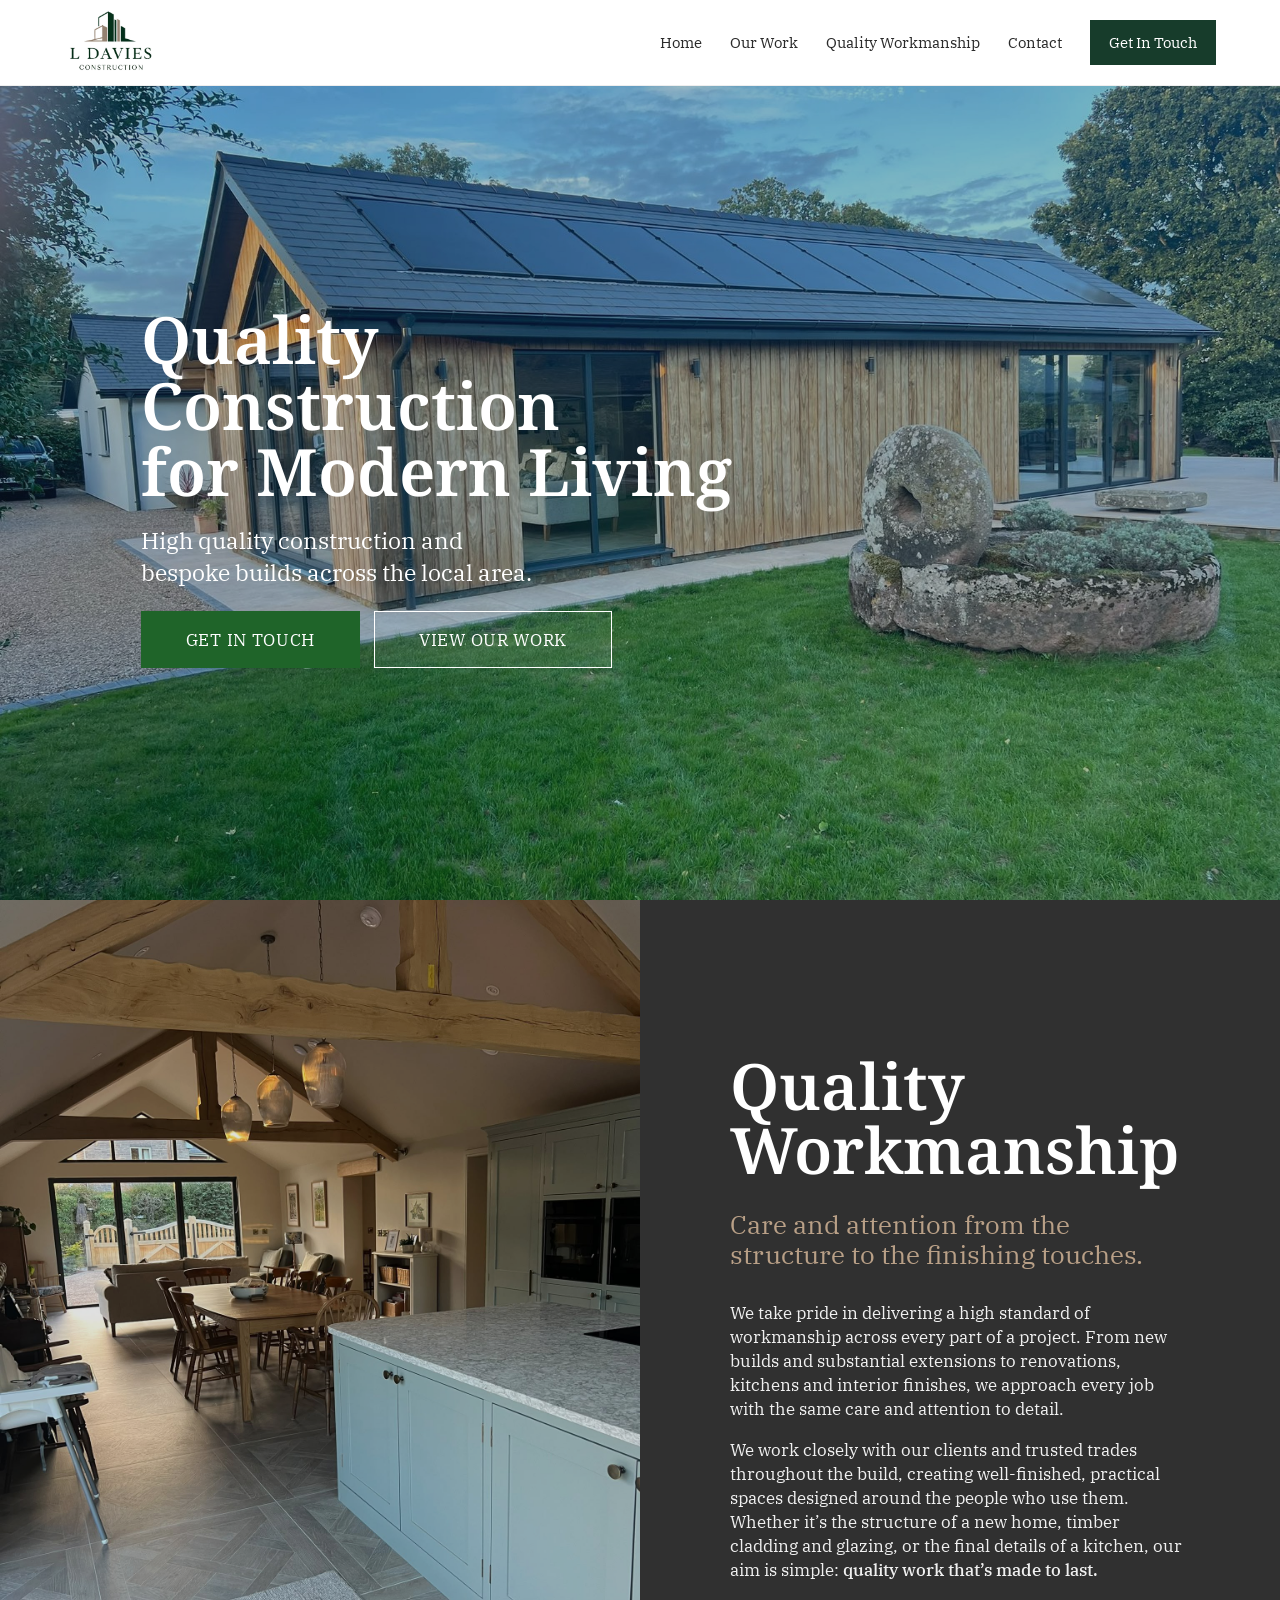
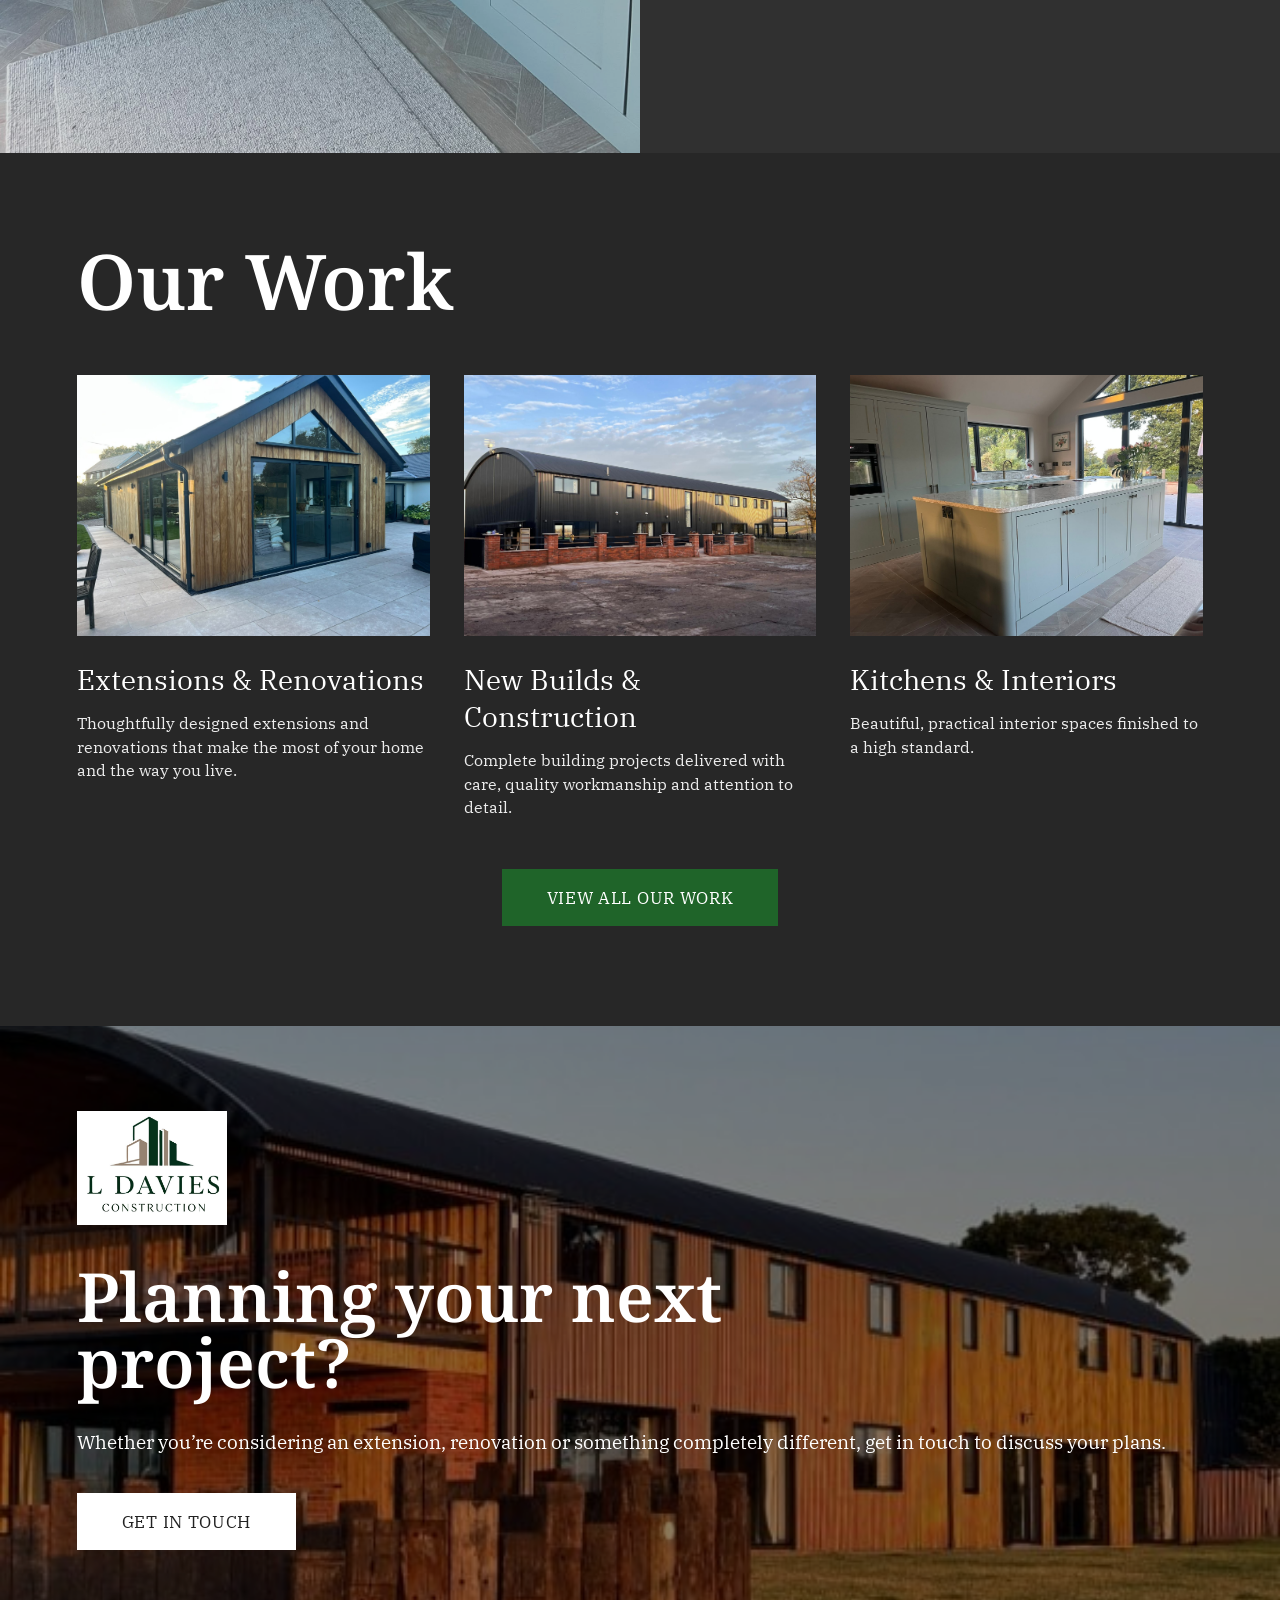
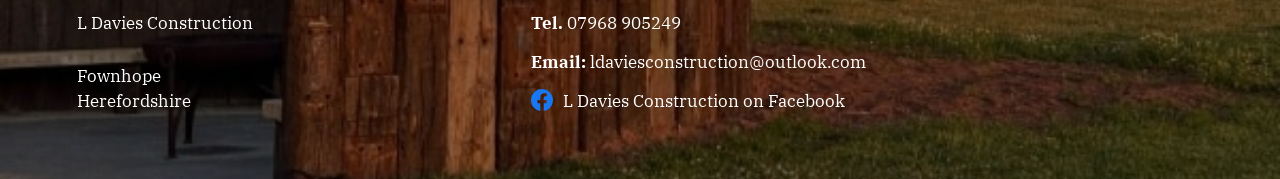
<file: index.html>
<!doctype html>
<html lang="en-GB">
<head>
  <meta charset="utf-8">
  <meta name="viewport" content="width=device-width, initial-scale=1">
  <title>L Davies Construction | Fownhope, Herefordshire</title>
  <meta name="description" content="L Davies Construction. Quality construction, extensions, renovations and interiors across Herefordshire.">
  <meta name="theme-color" content="#252525">
  <link rel="icon" href="assets/logo.jpg">
  <link rel="stylesheet" href="site.css?v=20260911-1">
  <style>
.work-link{display:block;color:inherit;text-decoration:none}
.work-link:hover h3{text-decoration:underline;text-underline-offset:4px}
.work-all-link{text-align:center;margin-top:34px}
  </style>
</head>
<body>

<header class="topbar">
  <a class="top-logo" href="#home" aria-label="L Davies Construction home">
    <img src="assets/logo.jpg" alt="L Davies Construction">
  </a>
  <button class="menu-toggle" aria-expanded="false" aria-controls="main-nav">Menu</button>
  <nav id="main-nav" class="main-nav" aria-label="Main navigation">
    <a href="#home">Home</a>
    <a href="work.html">Our Work</a>
    <a href="#quality">Quality Workmanship</a>
    <a href="#contact">Contact</a>
    <a class="top-contact" href="mailto:ldaviesconstruction@outlook.com?subject=Website%20Enquiry%20-%20L%20Davies%20Construction">Get In Touch</a>
  </nav>
</header>

<main>
  <section id="home" class="hero">
    <img class="hero-bg" src="assets/extension-side.jpg" alt="Timber-clad extension by L Davies Construction">
    <div class="hero-shade"></div>
    <div class="hero-copy">
      <h1>Quality<br>Construction<br>for Modern Living</h1>
      <p>High quality construction and<br>bespoke builds across the local area.</p>
      <div class="hero-buttons">
        <a class="btn btn-green" href="mailto:ldaviesconstruction@outlook.com?subject=Website%20Enquiry%20-%20L%20Davies%20Construction">Get In Touch</a>
        <a class="btn btn-outline" href="work.html">View Our Work</a>
      </div>
    </div>
  </section>

  <section id="quality" class="quality">
    <div class="quality-photo">
      <img src="assets/kitchen-wide.jpg" alt="Finished kitchen by L Davies Construction">
      <div class="quality-photo-shade"></div>
    </div>
    <div class="quality-text">
      <h2>Quality Workmanship</h2>
      <h3>Care and attention from the structure to the finishing touches.</h3>
      <p>We take pride in delivering a high standard of workmanship across every part of a project. From new builds and substantial extensions to renovations, kitchens and interior finishes, we approach every job with the same care and attention to detail.</p>
      <p>We work closely with our clients and trusted trades throughout the build, creating well-finished, practical spaces designed around the people who use them. Whether it’s the structure of a new home, timber cladding and glazing, or the final details of a kitchen, our aim is simple: <strong>quality work that’s made to last.</strong></p>
    </div>
  </section>

  <section id="work" class="our-work">
    <div class="section-wrap">
      <h2>Our Work</h2>
      <div class="work-columns">
        <a class="work-item work-link" href="work.html?filter=extensions" aria-label="View Extensions and Renovations projects">
          <img src="assets/extension-front.jpg" alt="Completed extension and renovation">
          <h3>Extensions &amp; Renovations</h3>
          <p>Thoughtfully designed extensions and renovations that make the most of your home and the way you live.</p>
        </a>
        <a class="work-item work-link" href="work.html?filter=new-builds" aria-label="View New Builds and Construction projects">
          <img src="assets/trevern-black.jpg" alt="Completed new build construction project">
          <h3>New Builds &amp; Construction</h3>
          <p>Complete building projects delivered with care, quality workmanship and attention to detail.</p>
        </a>
        <a class="work-item work-link" href="work.html?filter=interiors" aria-label="View Kitchens and Interiors projects">
          <img src="assets/kitchen-main.jpg" alt="Completed kitchen and interior">
          <h3>Kitchens &amp; Interiors</h3>
          <p>Beautiful, practical interior spaces finished to a high standard.</p>
        </a>
      </div>
      <div class="work-all-link"><a class="btn btn-green" href="work.html">View All Our Work</a></div>
    </div>
  </section>

  <section id="contact" class="contact">
    <img class="contact-bg" src="assets/hero.jpg" alt="L Davies Construction completed project">
    <div class="contact-shade"></div>
    <div class="contact-inner">
      <img class="contact-logo" src="assets/logo.jpg" alt="L Davies Construction">
      <h2>Planning your next<br>project?</h2>
      <p class="contact-intro">Whether you’re considering an extension, renovation or something completely different, get in touch to discuss your plans.</p>
      <a class="btn btn-light contact-cta" href="mailto:ldaviesconstruction@outlook.com?subject=Website%20Enquiry%20-%20L%20Davies%20Construction">Get In Touch</a>

      <div class="contact-grid">
        <div>
          <p class="business-name">L Davies Construction</p>
          <p>Fownhope<br>Herefordshire</p>
        </div>
        <div>
          <p><strong>Tel.</strong> <a href="tel:+447968905249">07968 905249</a></p>
          <p><strong>Email:</strong> <a href="mailto:ldaviesconstruction@outlook.com?subject=Website%20Enquiry%20-%20L%20Davies%20Construction">ldaviesconstruction@outlook.com</a></p>
          <p class="facebook-line">
            <a href="https://www.facebook.com/profile.php?id=61593290774981" target="_blank" rel="noopener" aria-label="L Davies Construction on Facebook">
              <span class="facebook-icon" aria-hidden="true">
                <svg viewBox="0 0 24 24" focusable="false" aria-hidden="true">
                  <path d="M24 12.073C24 5.405 18.627 0 12 0S0 5.405 0 12.073C0 18.099 4.388 23.094 10.125 24v-8.437H7.078v-3.49h3.047V9.413c0-3.023 1.792-4.69 4.533-4.69 1.312 0 2.686.235 2.686.235v2.971h-1.513c-1.49 0-1.956.93-1.956 1.887v2.257h3.328l-.532 3.49h-2.796V24C19.612 23.094 24 18.099 24 12.073z"/>
                </svg>
              </span>
              <span>L Davies Construction on Facebook</span>
            </a>
          </p>
        </div>
      </div>
    </div>
  </section>
</main>

<script>
const toggle = document.querySelector('.menu-toggle');
const nav = document.querySelector('.main-nav');
toggle.addEventListener('click', () => {
  const open = nav.classList.toggle('open');
  toggle.setAttribute('aria-expanded', String(open));
});
nav.querySelectorAll('a').forEach(link => {
  link.addEventListener('click', () => {
    nav.classList.remove('open');
    toggle.setAttribute('aria-expanded', 'false');
  });
});
</script>
</body>
</html>
</file>
<file: site.css>
@import url('https://fonts.googleapis.com/css2?family=IBM+Plex+Serif:wght@400;500&family=Noto+Serif:wght@600&display=swap');

*{box-sizing:border-box}
html{scroll-behavior:smooth}
:root{--charcoal:#272727;--charcoal2:#303030;--green:#1f6429;--gold:#b9a087;--white:#fff}
body{margin:0;font-family:"IBM Plex Serif",Georgia,serif;font-weight:400;color:#fff;background:#fff}
img{display:block;max-width:100%}
a{color:inherit}
h1,h2,h3,p{margin-top:0}
p{line-height:1.45}

.hero h1,.our-work h2,.quality-text h2,.contact h2{
  font-family:"Noto Serif",Georgia,serif;
  font-weight:600;
  background:transparent!important;
}
.hero h1::before,.hero h1::after,
.our-work h2::before,.our-work h2::after,
.quality-text h2::before,.quality-text h2::after,
.contact h2::before,.contact h2::after{
  content:none!important;
  display:none!important;
}

h3,p,a,button,.main-nav,.btn,.contact-grid,.work-item p,.quality-text p{
  font-family:"IBM Plex Serif",Georgia,serif;
  font-weight:400;
}

.topbar{height:86px;background:#fff;display:flex;align-items:center;justify-content:space-between;gap:32px;padding:0 5vw;position:sticky;top:0;z-index:100;border-bottom:1px solid #eee}
.top-logo img{height:70px;width:auto}
.main-nav{display:flex;align-items:center;gap:28px}
.main-nav a{color:#2b2b2b;text-decoration:none;font-size:.92rem;font-weight:400}
.main-nav .top-contact{background:#173c2b;color:#fff;padding:13px 19px}
.menu-toggle{display:none;border:0;background:none;color:#222;font-weight:400;font-size:1rem}

.hero{position:relative;min-height:760px;height:calc(100vh - 86px);overflow:hidden;background:#222}
.hero-bg{position:absolute;inset:0;width:100%;height:100%;object-fit:cover;object-position:center center}
.hero-shade{position:absolute;inset:0;background:rgba(17,45,58,.30)}
.hero-copy{position:absolute;z-index:2;left:11%;top:27%;max-width:760px}
.hero h1{font-size:clamp(3.7rem,5.1vw,5.7rem);line-height:1.01;margin-bottom:20px}
.hero p{font-size:clamp(1.35rem,1.8vw,1.9rem);line-height:1.42;margin-bottom:22px}
.hero-buttons{display:flex;gap:14px;flex-wrap:wrap}
.btn{display:inline-block;padding:16px 44px;font-size:1.08rem;font-weight:400;text-transform:uppercase;letter-spacing:.04em;text-decoration:none;border:1px solid transparent}
.btn-green{background:var(--green);color:#fff}
.btn-outline{background:rgba(255,255,255,.06);color:#fff;border-color:#fff}
.btn-light{background:#fff;color:#222;text-decoration:none}

.our-work{background:var(--charcoal);padding:90px 6vw 100px}
.section-wrap{max-width:1500px;margin:0 auto}
.our-work h2{font-size:clamp(3.5rem,6vw,6.3rem);line-height:1;margin-bottom:55px}
.work-columns{display:grid;grid-template-columns:repeat(3,1fr);gap:34px}
.work-item img{width:100%;aspect-ratio:1.35/1;object-fit:cover;margin-bottom:25px}
.work-item h3{font-size:clamp(1.6rem,2.2vw,2.2rem);margin-bottom:14px;font-weight:400}
.work-item p{color:#ececec;font-size:1rem;max-width:430px}

.quality{min-height:690px;display:grid;grid-template-columns:1fr 1fr}
.quality-photo{position:relative;min-height:690px;overflow:hidden}
.quality-photo img{width:100%;height:100%;object-fit:cover}
.quality-photo-shade{position:absolute;inset:0;background:rgba(0,0,0,.12)}
.quality-text{background:var(--charcoal2);padding:8vw 7vw;display:flex;flex-direction:column;justify-content:center}
.quality-text h2{font-size:clamp(3.2rem,5vw,5.8rem);line-height:1;margin-bottom:28px}
.quality-text h3{color:var(--gold);font-size:clamp(1.3rem,2vw,2rem);line-height:1.18;margin-bottom:30px;font-weight:400}
.quality-text p{font-size:1.04rem;color:#f0f0f0;max-width:700px;font-weight:400}
.quality-text strong{font-weight:500}

.contact{position:relative;min-height:700px;overflow:hidden}
.contact-bg{position:absolute;inset:0;width:100%;height:100%;object-fit:cover}
.contact-shade{position:absolute;inset:0;background:rgba(0,0,0,.46)}
.contact-inner{position:relative;z-index:2;max-width:1500px;min-height:700px;margin:0 auto;padding:85px 6vw 48px;display:flex;flex-direction:column}
.contact-logo{display:block;width:150px;height:auto;margin-bottom:38px}
.contact h2{font-size:clamp(3.4rem,5.3vw,5.5rem);line-height:.96;max-width:760px;margin-bottom:34px}
.contact-intro{font-size:clamp(1.1rem,1.5vw,1.35rem);font-weight:400;max-width:1100px}
.contact-cta{align-self:flex-start;margin-top:18px}
.contact-grid{margin-top:auto;padding-top:60px;display:grid;grid-template-columns:1fr 1.8fr;gap:80px;font-size:1.08rem;font-weight:400}
.contact-grid p{margin-bottom:14px}
.contact-grid a{text-decoration:none}
.contact-grid a:hover{text-decoration:underline}
.business-name{margin-bottom:28px!important;font-weight:400}
.facebook-line a{display:inline-flex;align-items:center;gap:10px}
.facebook-icon{width:22px;height:22px;flex:0 0 22px;display:inline-flex}
.facebook-icon svg{width:100%;height:100%;fill:#1877F2}

@media (max-width:900px){
  .topbar{height:76px;padding:0 22px}
  .top-logo img{height:60px}
  .menu-toggle{display:block}
  .main-nav{display:none;position:absolute;top:76px;left:0;right:0;background:#fff;padding:20px 24px 26px;flex-direction:column;align-items:stretch;gap:18px;border-bottom:1px solid #ddd}
  .main-nav.open{display:flex}
  .main-nav .top-contact{text-align:center}
  .hero{min-height:690px;height:auto}
  .hero-copy{position:relative;left:auto;top:auto;padding:230px 24px 70px;max-width:680px}
  .hero h1{font-size:3.55rem}
  .hero p{font-size:1.3rem}
  .btn{padding:15px 26px;font-size:1rem}
  .our-work{padding:70px 24px}
  .work-columns{grid-template-columns:1fr;gap:52px}
  .work-item img{aspect-ratio:16/10}
  .quality{grid-template-columns:1fr}
  .quality-photo{min-height:420px}
  .quality-text{padding:65px 24px}
  .contact{min-height:720px}
  .contact-inner{padding:70px 24px 38px;min-height:720px}
  .contact-grid{grid-template-columns:1fr;gap:18px;padding-top:45px}
}

@media (max-width:520px){
  .hero{min-height:670px}
  .hero-bg{object-position:58% center}
  .hero-shade{background:linear-gradient(90deg,rgba(15,35,42,.55),rgba(15,35,42,.2))}
  .hero-copy{padding-top:220px;padding-bottom:55px}
  .hero h1{font-size:2.95rem}
  .hero p{font-size:1.12rem}
  .hero-buttons{flex-direction:column;align-items:flex-start}
  .our-work h2,.quality-text h2,.contact h2{font-size:3rem}
}
</file>
